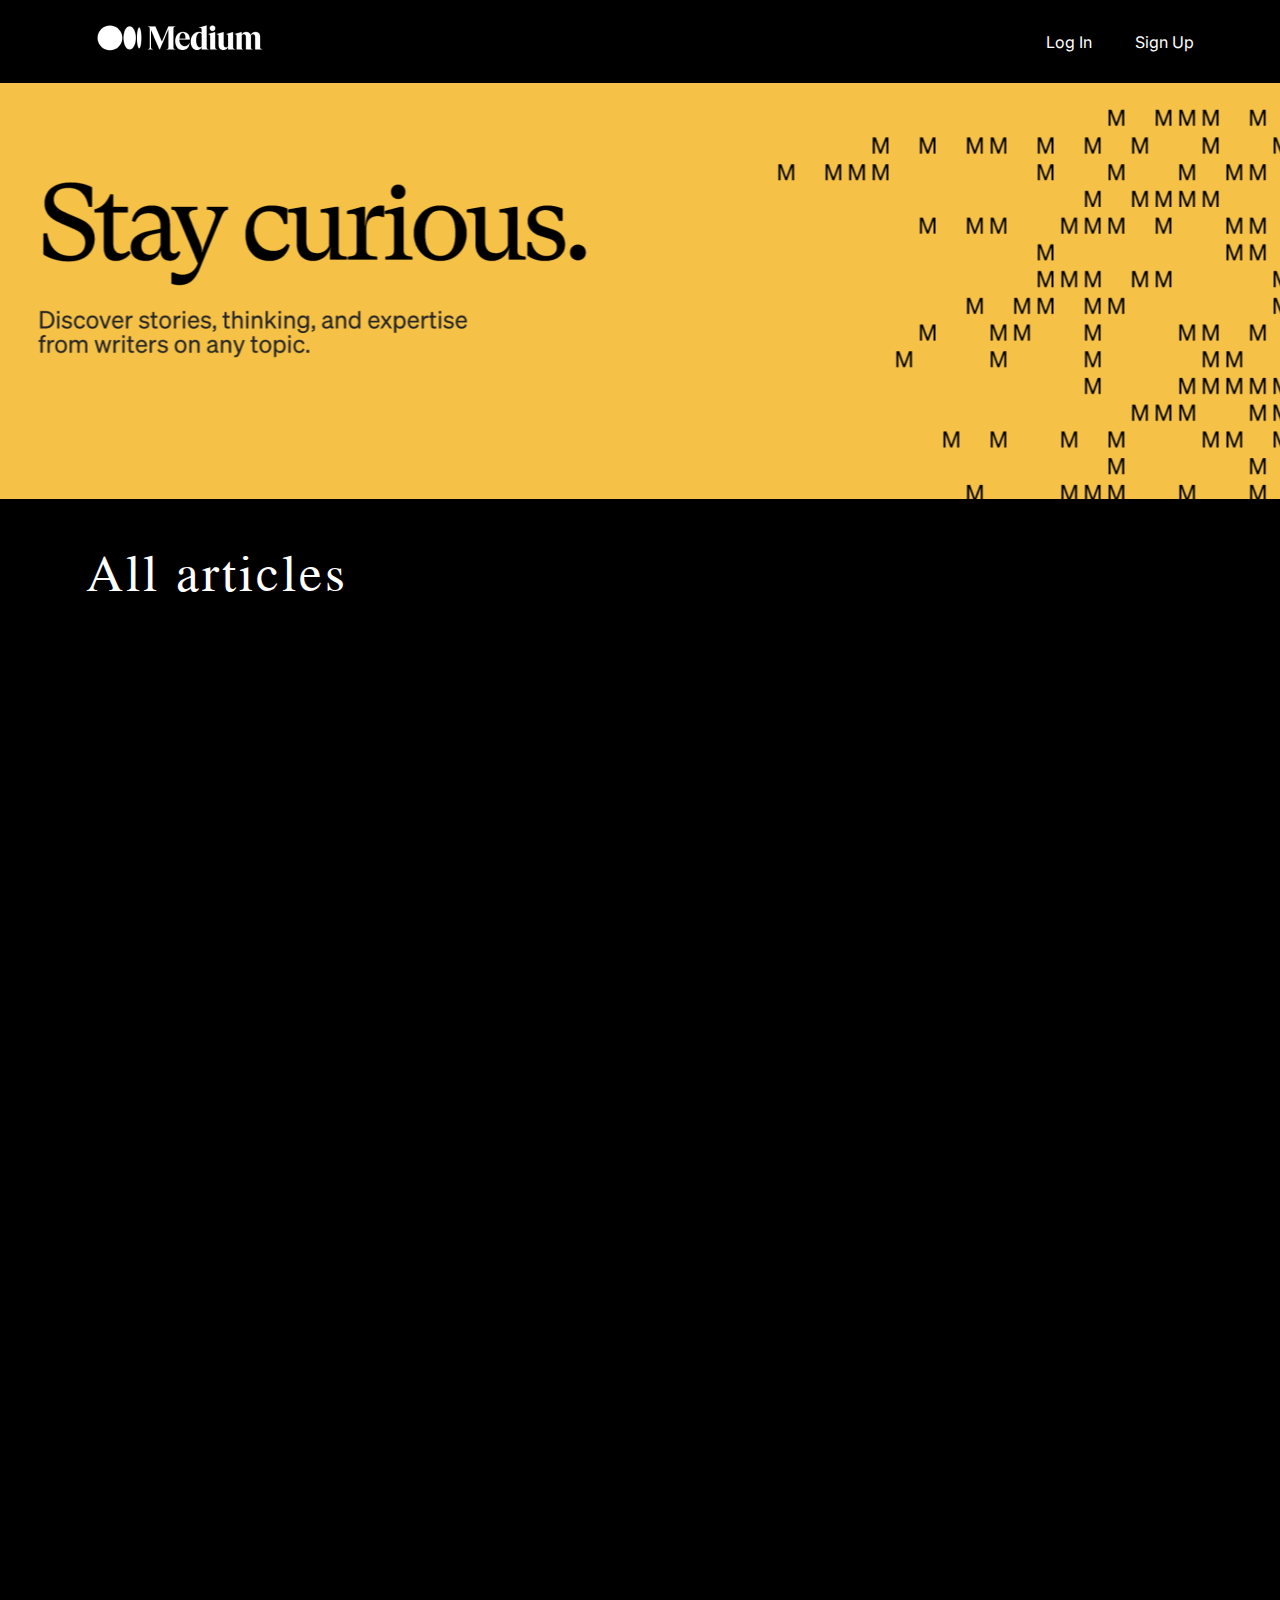
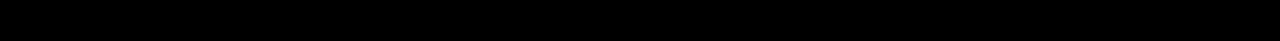
<file: index.html>
<!DOCTYPE html>
<html lang="en">
<head>
    <meta charset="UTF-8">
    <meta name="viewport" content="width=device-width, initial-scale=1.0">
    <title>Document</title>
    <link rel="stylesheet" href="./src/style/style.css">
    <!-- css fayl link -->
    <link rel="preconnect" href="https://fonts.googleapis.com">
    <link rel="preconnect" href="https://fonts.gstatic.com" crossorigin>
    <link href="https://fonts.googleapis.com/css2?family=Jomolhari&display=swap" rel="stylesheet">
    <!-- font jomolhari -->
    <link rel="preconnect" href="https://fonts.googleapis.com">
    <link rel="preconnect" href="https://fonts.gstatic.com" crossorigin>
    <link href="https://fonts.googleapis.com/css2?family=Inter:wght@100..900&display=swap" rel="stylesheet">
    <!-- font inter -->
</head>
<body>
    <header>
       <div class="container">
        <nav class="nav">
            <a href="./src/pages/dashbord.html">
                <img src="./src/images/logo.png" alt="logotip">
            </a>
            <ul class="nav-list">
                <li class="nav-list-itme">
                    <a class="auth-page" href="./src/pages/login.html">Log In</a>
                </li>
                <li class="nav-list-itme">
                    <a class="auth-page" href="./src/pages/sign.html">Sign Up</a>
                </li>
               
            </ul>
        </nav>
       </div>
    </header>

    <!-- section hero -->
    <section id="hero">
        <!-- bacground image -->
    </section>


    <!-- section articles -->
    <section id="articles">
        <div class="container">
            <div class="wrapper">
                <h2 class="articles-title">All articles</h2>
                <div class="carusel">

                </div>
            </div>
        </div>
    </section>

    <script src="https://cdn.jsdelivr.net/npm/swiper@11/swiper-bundle.min.js"></script>
<script src="./src/script/app.js"></script>
</body>
</html>
</file>
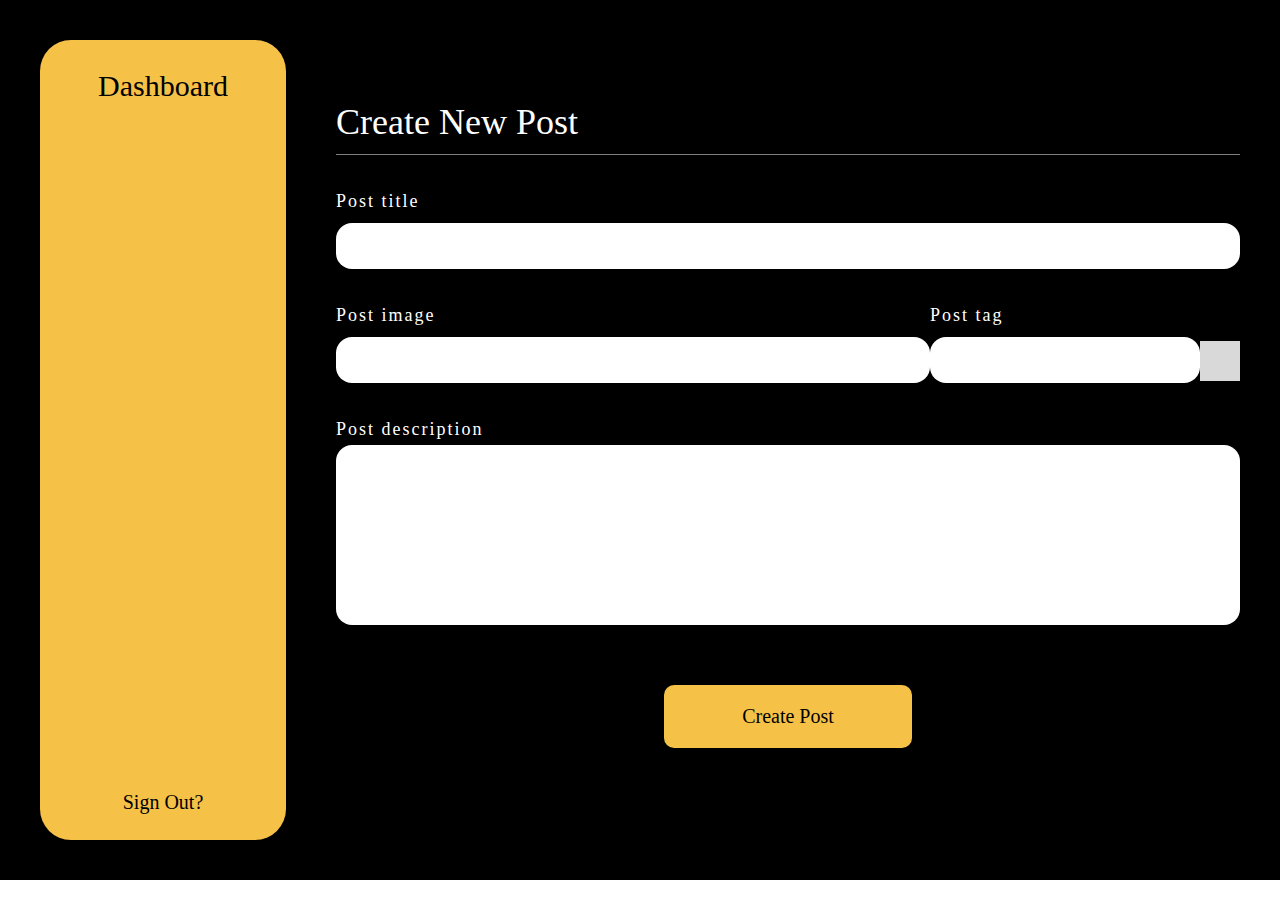
<file: src/pages/dashbord.html>
<!DOCTYPE html>
<html lang="en">
<head>
    <meta charset="UTF-8">
    <meta name="viewport" content="width=device-width, initial-scale=1.0">
    <title>Dashbord</title>
    <link rel="stylesheet" href="../style/dashbord.css">
</head>
<body>
    
    <section id="extra">
        <div class="container">
            <div class="wrapper">
                <aside class="sidebar">
                   <div>
                    <h2 class="dashbord-title">Dashboard</h2>
                   </div>
                   <div>
                    <a class="back-title" href="../../index.html">Sign Out?</a>
                   </div>
                </aside>
              <div class="form-wrapper">
                <p class="title">Create New Post</p>

                <form id="add-form">
                  
                <div>   
                     <label for="post-title">Post title</label>
                    <input required id="post-title" type="text">
                </div>

                    <div class="input-wrapper">
                        <div class="post-image-wrapper">
                            <label for="input-image">Post image</label>
                            <input required id="input-image" type="url">
                        </div>
                        <div class="post-image-wrapper">
                            <label for="input-tag">Post tag</label>
                            <input required id="input-tag" type="text">
                        </div>
                     <div>
                        <input id="cubic" type="text">
                     </div>
                    </div>

                    <div style="display: flex; flex-direction: column;">
                        <label for="description">Post description</label>
                        <textarea required id="description" cols="30" rows="10"></textarea>
                    </div>

                    <button type="submit" id="create-btn">Create Post</button>
                </form>
              </div>
            </div>
        </div>
    </section>

    <script src="../script/dashbord.js"></script>
</body>
</html>
</file>
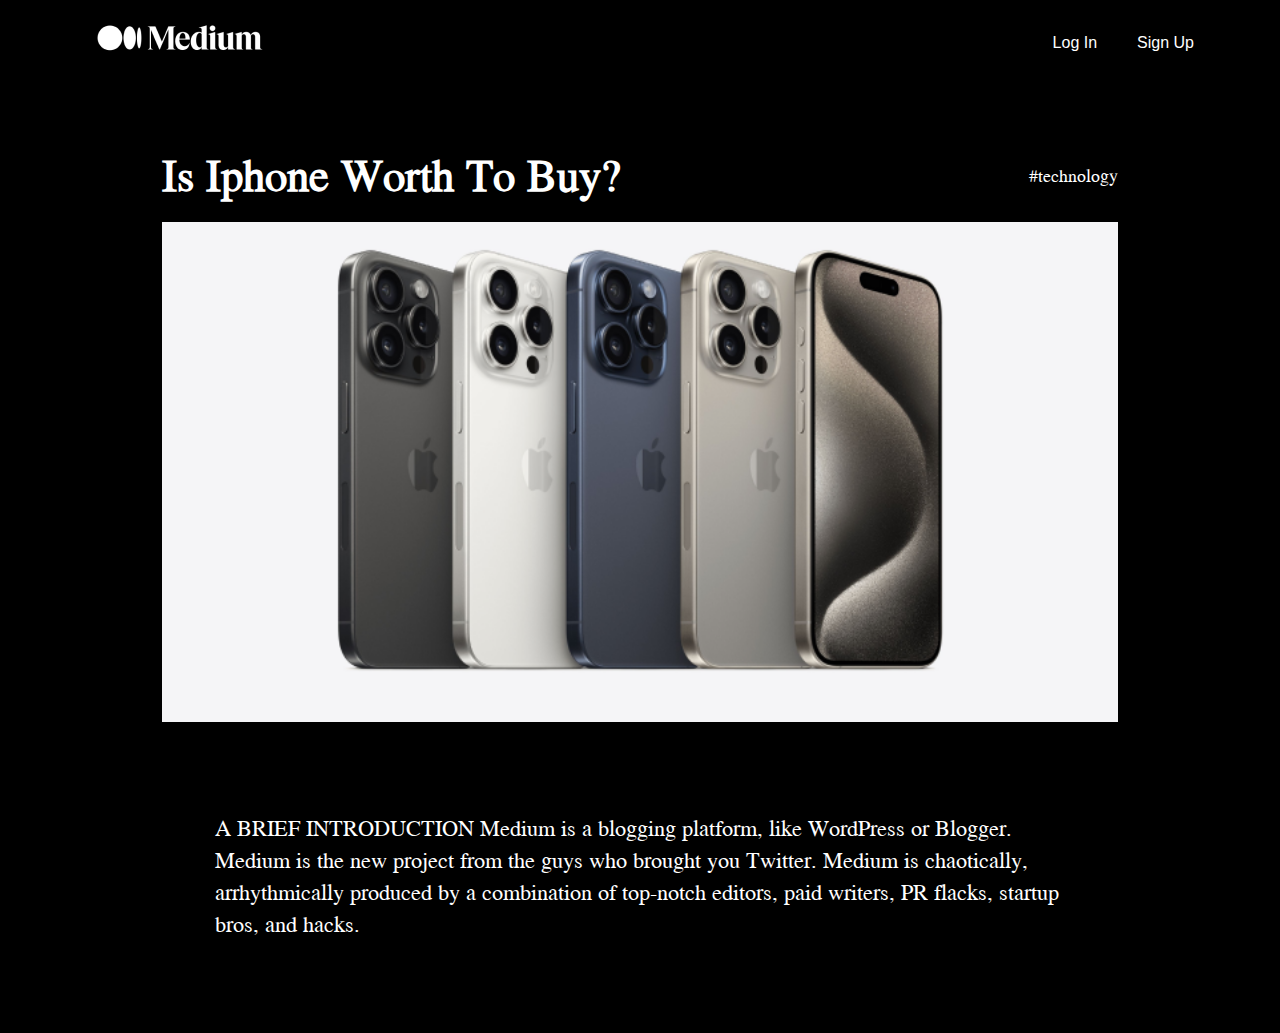
<file: src/pages/product.html>
<!DOCTYPE html>
<html lang="en">
<head>
    <meta charset="UTF-8">
    <meta name="viewport" content="width=device-width, initial-scale=1.0">
    <title>Single Page</title>
    <link rel="stylesheet" href="../style/product.css">
    <link rel="preconnect" href="https://fonts.googleapis.com">
    <link rel="preconnect" href="https://fonts.gstatic.com" crossorigin>
    <link href="https://fonts.googleapis.com/css2?family=Jomolhari&display=swap" rel="stylesheet">
</head>
<body>
    <header>
        <div class="container">
            <nav>
                <a href="../../index.html">
                    <img src="../images/logo.png" alt="logotip">
                </a>
                <ul class="nav-list">
                    <li class="nav-list-itme">
                        <a class="auth-page" href="../pages/login.html">Log In</a>
                    </li>
                    <li class="nav-list-itme">
                        <a class="auth-page" href="../pages/sign.html">Sign Up</a>
                    </li>
                   
                </ul>
            </nav>
        </div>
    </header>

    <section id="product">
        <div class="container">
            <div class="product-wrapper">
                <div class="product-top">
                    <h1 class="product-content">
                        Is Iphone worth to buy?
                    </h1>
                    <p class="product-tag">
                        #technology
                    </p>
                </div>

                <div class="product-image">
                    <img id="product-picture" src="../images/product.png" alt="product">
                </div>
                <div class="product-discription">
                    <p id="description">
                        A BRIEF INTRODUCTION Medium is a blogging platform, like WordPress or Blogger. Medium is the new project from the guys who brought you Twitter. Medium is chaotically, arrhythmically produced by a combination of top-notch editors, paid writers, PR flacks, startup bros, and hacks.
                    </p>
                </div>
            </div>
        </div>
    </section>



    <script src="../script/product.js"></script>
</body>
</html>
</file>
<file: src/style/style.css>
*{
    margin: 0;
    padding: 0;
    box-sizing: border-box;
    font-family: "Jomolhari", serif;
}
body{
    min-height: 100vh;
    background-color: #000;
    padding-bottom: 50px;
}
.container{
    width: 100%;
    max-width: 1440px;
    margin: 0 auto;
}

header{
    width: 100%;
    background-color: #000;
}
a{
    text-decoration: none;
    color: #fff;
}
ul{
    list-style: none;
}
.nav{
    width: 100%;
    display: flex;
    align-items: center;
    justify-content: space-between;
    gap: 0px 50px;
    padding: 16px 86px;
}
.nav-list{
    display: flex;
    gap: 43px;
}
.auth-page{
      font-family: "Inter", sans-serif;
      font-size: 16px;
      font-weight: 400;
      line-height: 19.36px;
      color: #fff;
}
#hero{
    width: 100%;
    min-height: 416px;
    background-image: url("../images/home.png");
    background-repeat: no-repeat;
    background-position: center;
    background-size: cover;
}
#articles{
    width: 100%;
    padding: 36px 0px 52px 0px;
    background-color: #000;
}
.wrapper{
    width: 100%;
    padding-left: 86px;
}
.articles-title{
    font-size: 46px;
    font-family: "Jomolhari", serif;
    font-weight: 400;
    line-height: 73.67px;
    color: #fff;
    letter-spacing: 3px;
    margin-bottom: 30px;
}
.carusel{
    width: 100%;
    min-height: 100vh;
    display: flex;
    flex-wrap: wrap;
    gap: 22px;
}
.card-wrapper{
    width: 100%;
    max-width: 276px;
    min-height: 336px;
    background-color: #1E1E1E;
    color: #fff;
    border: 3px solid #F0DE36;
    transition: 0.5s;
}
.card-wrapper:hover{
    transform: scale(1.05);
}
.image-wrapper{
    width: 100%;
    max-width: 266px;
    height: 172px;
}
.picture{
    width: 266px;
    height: 172px;
    object-fit: cover;
}
.card-content{
    display:flex;
    flex-direction: column;
    padding: 10px 16px;

}
.card-bottom{
    display: flex;
    align-items: center;
    gap: 10px;
    padding: 10px 16px;
}
.avatar-wrapper{
    width: 35px;
    height: 35px;
    border-radius: 50%;
}
.avatar{
    width: 35px;
    height: 35px;
    border-radius: 50%;
}
.card-title{
    font-size: 16px;
    line-height: 32px;
    font-weight: 400;
    margin-bottom: 10px;
    height: 40px;
}
.card-text{
    font-size: 12px;
    font-weight: 400;
    line-height: 19.22px;
    height: 40px;
    overflow: hidden;
}
.card-author{
    font-size: 12px;
    font-weight: 400;
    line-height: 19.22px;
}
.card-subtitle{
    font-size: 12px;
    font-weight: 400;
    line-height: 19.22px;
    color: #787878;
}
</file>
<file: src/style/dashbord.css>
*{
    margin: 0;
    padding: 0;
    box-sizing: border-box;
    font-family: "Jomolhari", serif;
}
#extra{
    width: 100%;
    background-color: #000;
    padding: 20px;
}
.container{
    width: 100%;
    max-width: 1440px;
    margin: 0 auto;
    padding: 20px;
}
a{
    text-decoration: none;
}
.wrapper{
    width: 100%;
    display: flex;
    align-items: center;
    gap: 50px;
}
.sidebar{
    width: 100%;
    height: 800px;
    max-width: 270px;
    background-color: #F5C147;
    border: none;
    border-radius: 31px;
    padding:22px 16px ;
    display: flex;
    flex-direction: column;
    align-items: center;
    justify-content: space-between;
}
.form-wrapper{
    width: 100%;
    max-width: 1012px;
    min-height: 700px;
    color: #fff;
}
.dashbord-title{
    font-size: 30px;
    line-height: 48px;
    font-weight: 400;
    color: #000;
}
.back-title{
    font-size: 20px;
    font-weight: 400;
    line-height: 32px;
    color: #000;
}
.title{
    font-size: 36px;
    line-height: 48px;
    font-weight: 400;
    color: #fff;
    border-bottom: 1px solid gray;
    padding: 8px 0px;
}
#add-form{
    width: 100%;
    height: 400px;
    margin-top: 30px;
    display: flex;
    flex-direction: column;
    gap: 30px;
}
input{
    width: 100%;
    margin-top: 6px;
    padding: 14px;
    height: 46px;
    border: none;
    border-radius: 16px;
    outline: none;
}
label{
    font-size: 18px;
    line-height: 32px;
    font-weight: 400;
    letter-spacing: 2px;
}
.input-wrapper{
    display: flex;
    align-items: center;
    justify-content: space-between;

}
#input-image{
    width: 594px;
}
#input-tag{
   width: 270px;
    
}
#cubic{
    border-radius: 0px;
    background-color: #D9D9D9;
    width: 40px;
    height: 40px;
    margin-top: 40px;
}
textarea{
    border: none;
    border-radius: 16px;
    outline: none;
    resize: none;
    padding: 10px 20px;
}
#create-btn{
    font-size: 20px;
    font-weight: 400;
    width: 100%;
    max-width: 248px;
    padding: 20px 0px;
    border: none;
    border-radius: 10px;
    background-color: #F5C147;
   margin: 30px auto;
   transition: 0.3s;
}
#create-btn:active{
    transform: scale(0.95);
}
</file>
<file: src/style/product.css>
*{
    margin: 0;
    padding: 0;
    box-sizing: border-box;
    color: #fff;
    font-family: "Jomolhari", serif;
}
header{
    width: 100%;
    background-color: #000;
}
body{
    width: 100%;
    min-height: 100vh;
    background-color: #000;
    display: flex;
    align-items: center;
    justify-content: center;
    flex-direction: column;
    padding-bottom: 50px;
}
.container{
    width: 100%;
    max-width: 1440px;
    margin: 0 auto;
}
a{
    text-decoration: none;
}
ul{
    list-style: none;
}
nav{
    width: 100%;
    display: flex;
    align-items: center;
    justify-content: space-between;
    padding: 16px 86px;
}
.nav-list{
    display: flex;
    gap: 0px 40px;
}
.auth-page{
    color: #fff;
    font-size: 16px;
    font-weight: 400;
    line-height: 19.36px;
    font-family: "Inter", sans-serif;
}
#product{
    width: 100%;
    min-height: 100vh;
}
.product-wrapper{
    width: 100%;
    min-height: 600px;
    display: flex;
    flex-direction: column;
    align-items: center;
    justify-content: center;
}
.product-top{
    display: flex;
    align-items: center;
    justify-content: space-between;
    width: 100%;
    max-width: 956px;
   padding: 60px 0px 15px 0px;
}
.product-content{
    font-size: 40px;
    line-height: 64px;
    text-transform:capitalize;
}
.product-image{
    display: flex;
    align-items: center;
    justify-content: center;
    width: 100%;
    max-width: 956px;
}
#product-picture{
    width: 100%;
    height: 500px;
    object-fit: cover;
}
#description{
    width: 100%;
    max-width:850px;
    margin-top: 90px;
    font-size: 20px;
    line-height: 32px;
}
</file>
